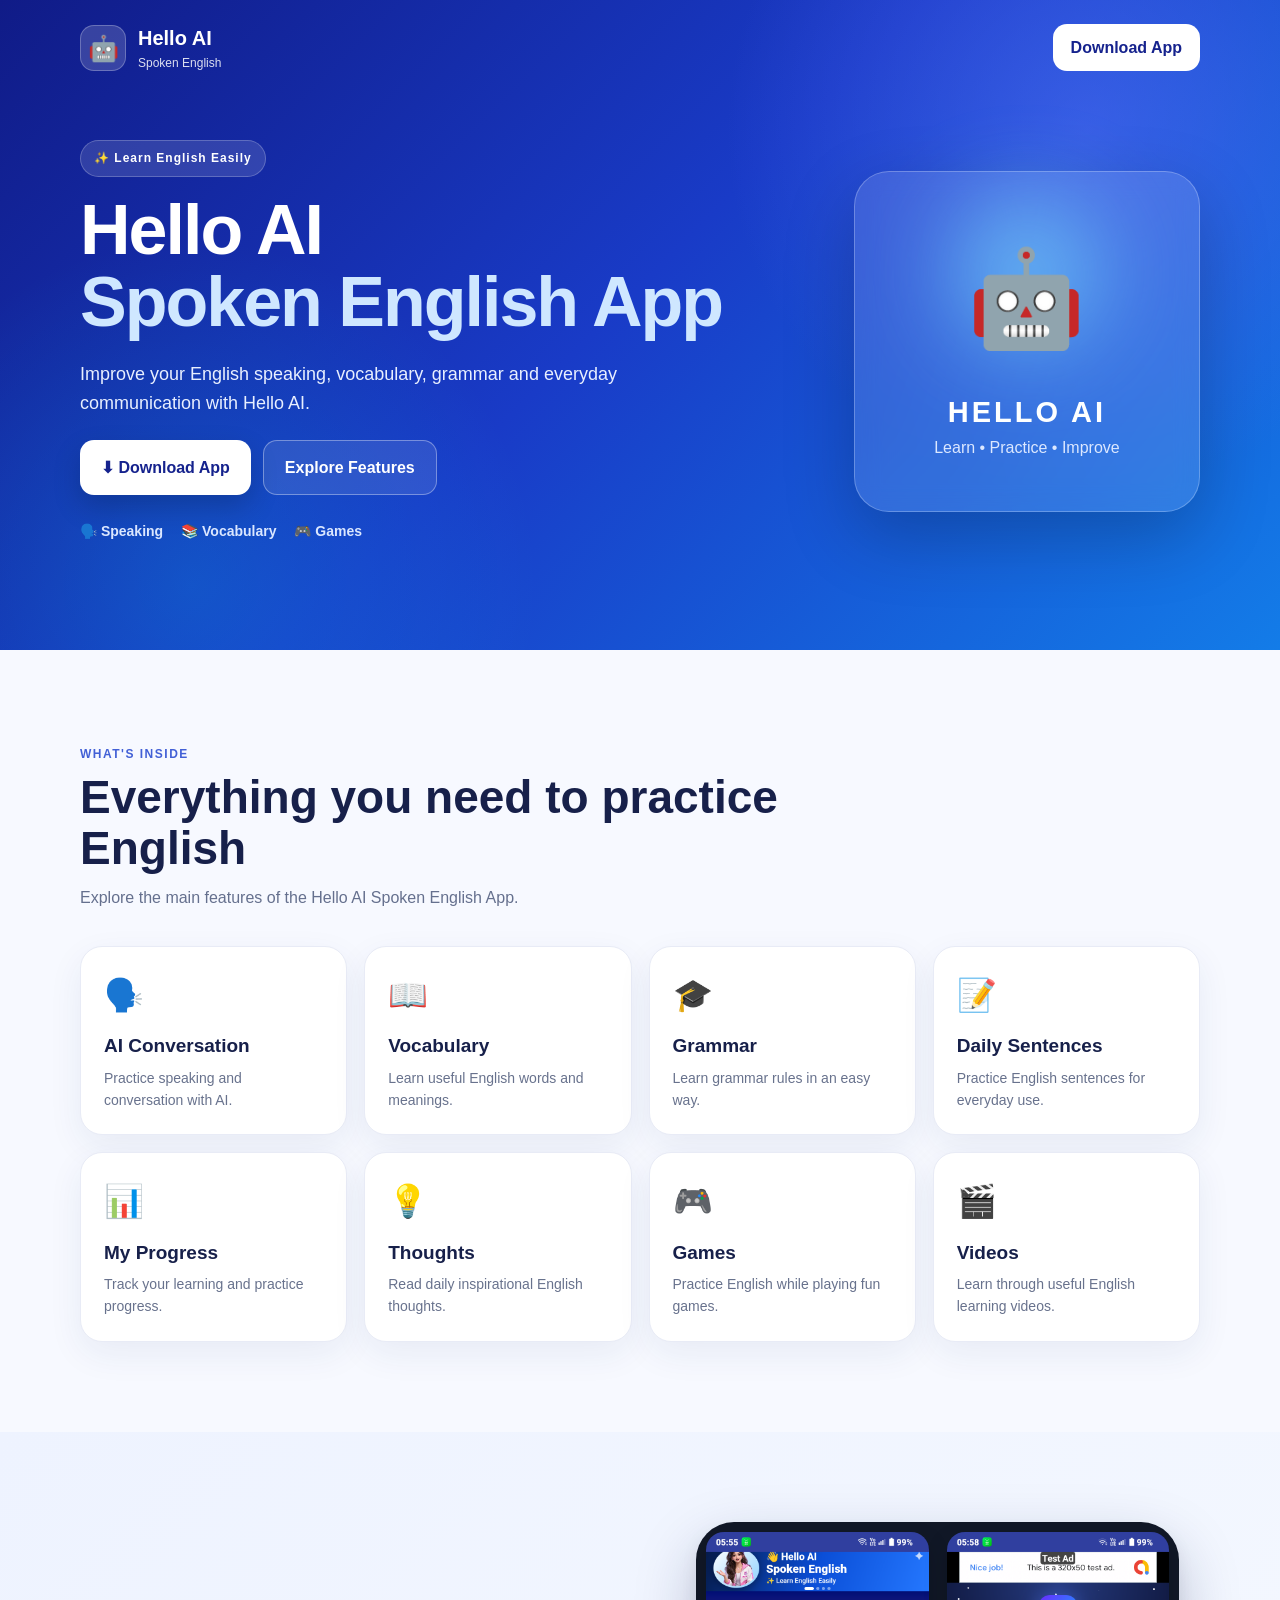
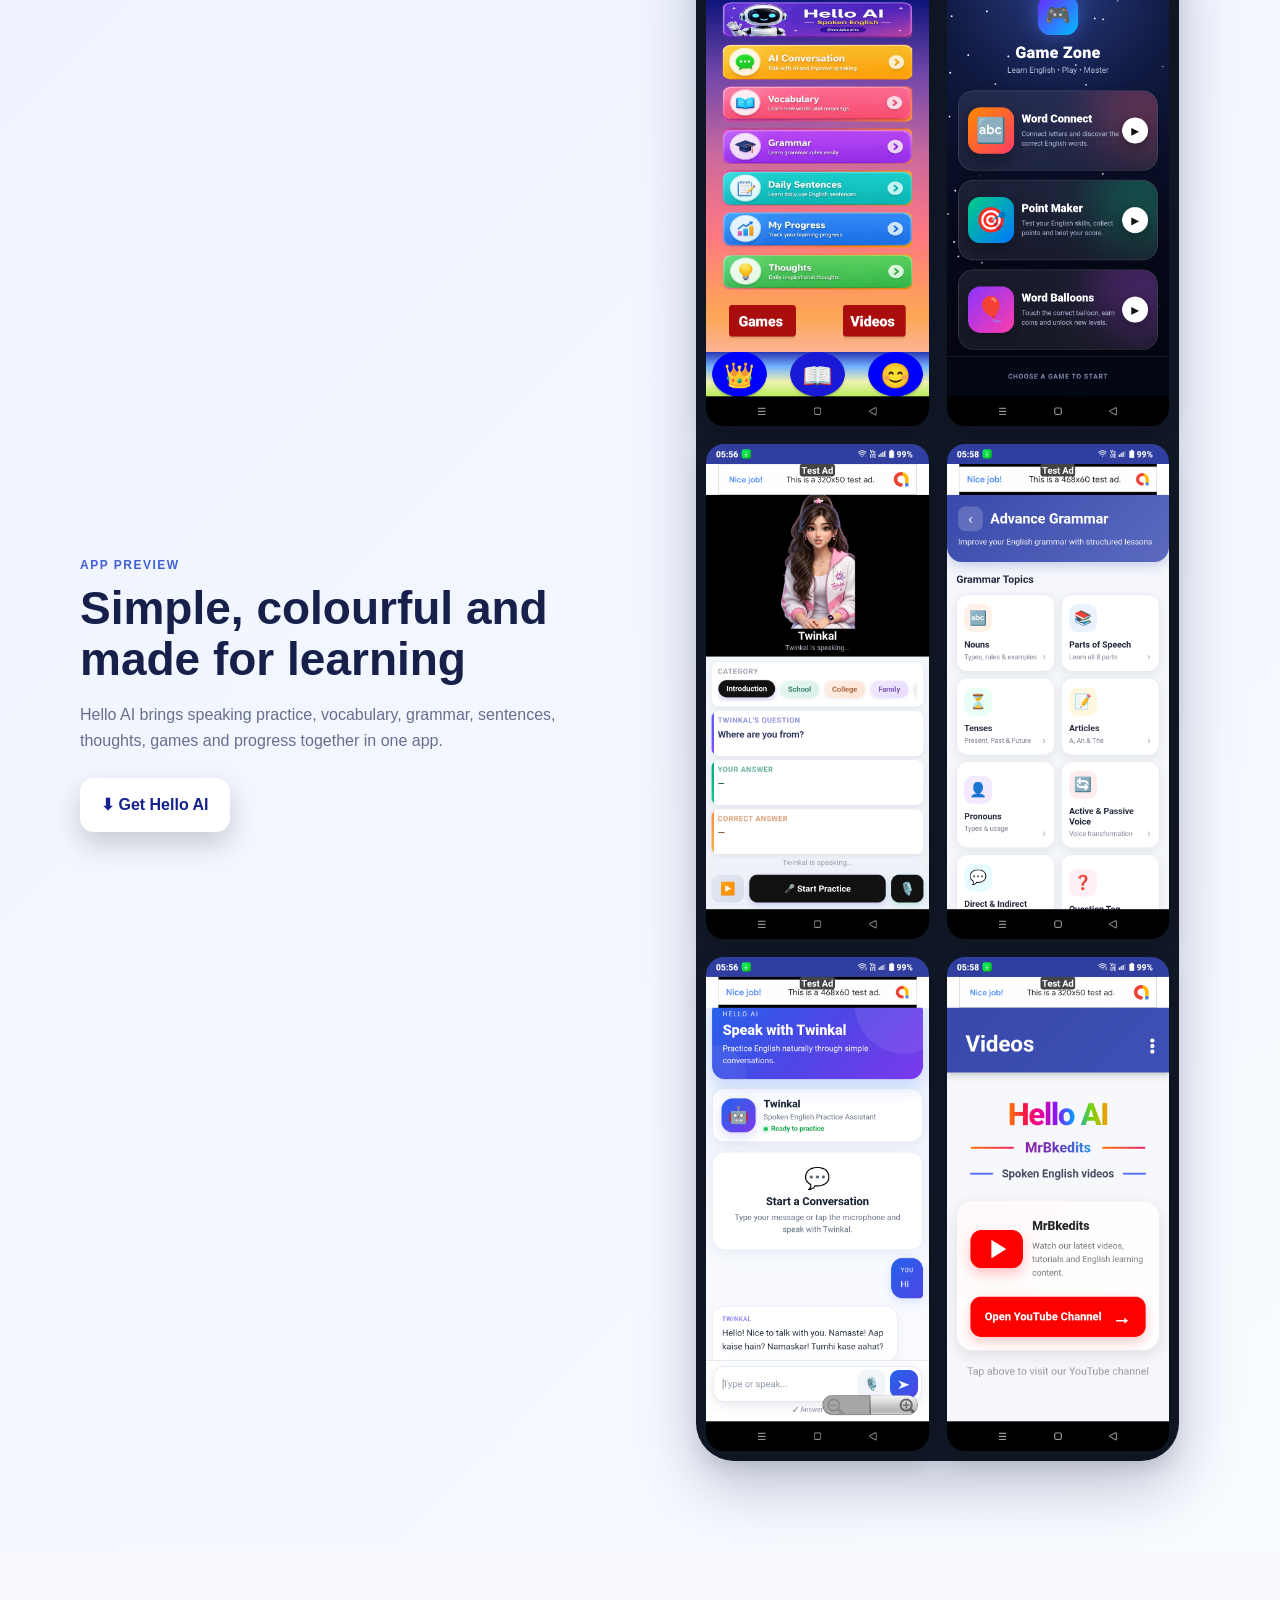
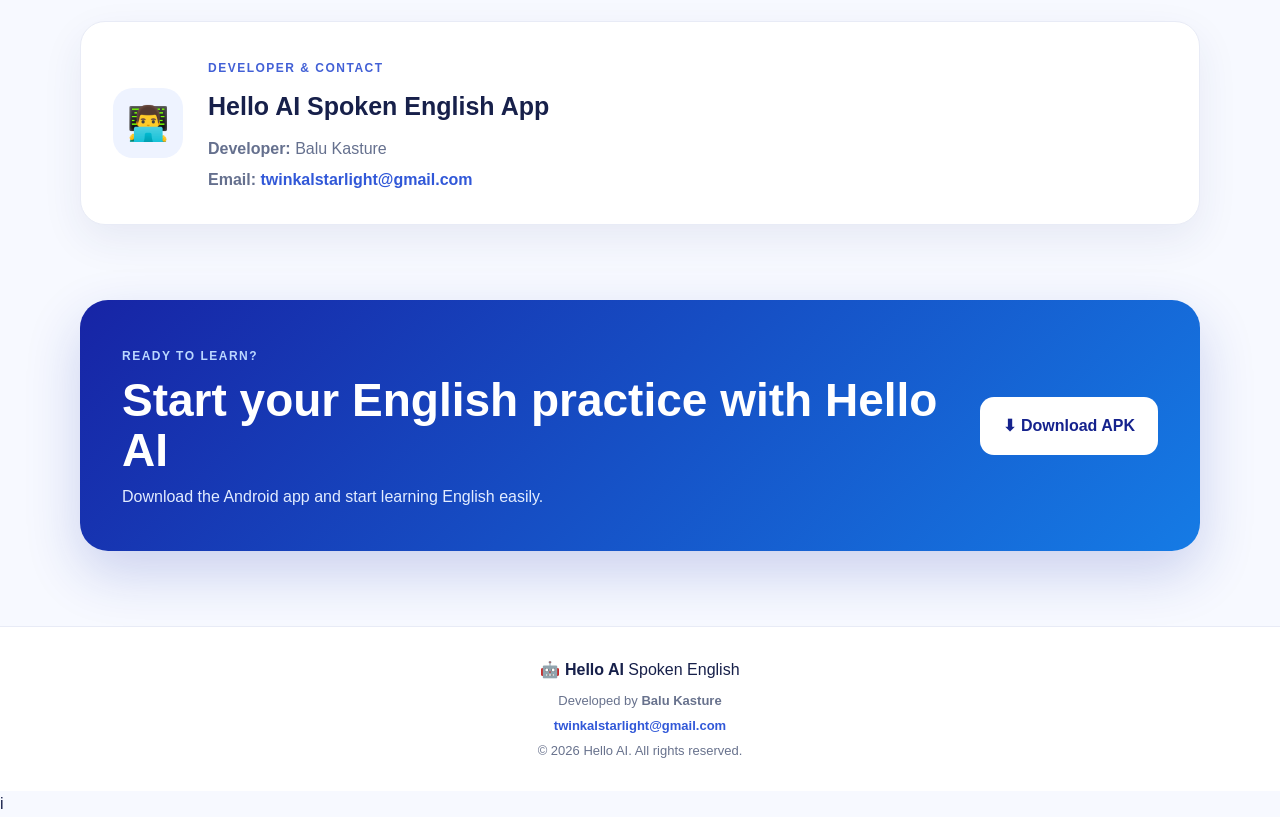
<file: index.html>
<!DOCTYPE html>
<html lang="en">

<head>

  <meta charset="UTF-8">

  <meta name="viewport"
        content="width=device-width, initial-scale=1.0">

  <meta name="description"
        content="Hello AI Spoken English App - Learn English easily with AI conversation, vocabulary, grammar, daily sentences, games and more.">

  <meta name="keywords"
        content="Hello AI, Spoken English, Learn English, English speaking app, AI English learning">

  <meta name="theme-color"
        content="#1827b8">

  <title>
    Hello AI Spoken English App | Learn English Easily
  </title>

  <link rel="stylesheet"
        href="web.css">

</head>


<body>


<!-- =========================
     HERO SECTION
========================= -->

<header class="hero">


  <nav class="navbar">


    <div class="brand">


      <div class="brand-icon">
        🤖
      </div>


      <div>

        <strong>
          Hello AI
        </strong>

        <span>
          Spoken English
        </span>

      </div>


    </div>



    <a class="nav-download"
       href="app.apk"
       download>

      Download App

    </a>


  </nav>



  <div class="hero-content">


    <div class="hero-text">


      <div class="badge">

        ✨ Learn English Easily

      </div>



      <h1>

        Hello AI

        <br>

        <span>
          Spoken English App
        </span>

      </h1>



      <p>

        Improve your English speaking,
        vocabulary, grammar and everyday
        communication with Hello AI.

      </p>



      <div class="hero-buttons">


        <a class="primary-btn"
           href="app.apk"
           download>

          ⬇ Download App

        </a>



        <a class="secondary-btn"
           href="#features">

          Explore Features

        </a>


      </div>



      <div class="mini-points">


        <span>
          🗣️ Speaking
        </span>


        <span>
          📚 Vocabulary
        </span>


        <span>
          🎮 Games
        </span>


      </div>


    </div>



    <div class="hero-card">


      <div class="glow"></div>


      <div class="robot">
        🤖
      </div>


      <h2>
        HELLO AI
      </h2>


      <p>
        Learn • Practice • Improve
      </p>


    </div>


  </div>


</header>



<!-- =========================
     FEATURES SECTION
========================= -->

<main>


<section class="section"
         id="features">


  <div class="section-heading">


    <div class="eyebrow">

      WHAT'S INSIDE

    </div>



    <h2>

      Everything you need
      to practice English

    </h2>



    <p>

      Explore the main features
      of the Hello AI Spoken English App.

    </p>


  </div>



  <div class="feature-grid">



    <!-- FEATURE 1 -->

    <article class="feature-card">


      <div class="feature-icon">
        🗣️
      </div>


      <h3>
        AI Conversation
      </h3>


      <p>

        Practice speaking and
        conversation with AI.

      </p>


    </article>



    <!-- FEATURE 2 -->

    <article class="feature-card">


      <div class="feature-icon">
        📖
      </div>


      <h3>
        Vocabulary
      </h3>


      <p>

        Learn useful English
        words and meanings.

      </p>


    </article>



    <!-- FEATURE 3 -->

    <article class="feature-card">


      <div class="feature-icon">
        🎓
      </div>


      <h3>
        Grammar
      </h3>


      <p>

        Learn grammar rules
        in an easy way.

      </p>


    </article>



    <!-- FEATURE 4 -->

    <article class="feature-card">


      <div class="feature-icon">
        📝
      </div>


      <h3>
        Daily Sentences
      </h3>


      <p>

        Practice English sentences
        for everyday use.

      </p>


    </article>



    <!-- FEATURE 5 -->

    <article class="feature-card">


      <div class="feature-icon">
        📊
      </div>


      <h3>
        My Progress
      </h3>


      <p>

        Track your learning and
        practice progress.

      </p>


    </article>



    <!-- FEATURE 6 -->

    <article class="feature-card">


      <div class="feature-icon">
        💡
      </div>


      <h3>
        Thoughts
      </h3>


      <p>

        Read daily inspirational
        English thoughts.

      </p>


    </article>



    <!-- FEATURE 7 -->

    <article class="feature-card">


      <div class="feature-icon">
        🎮
      </div>


      <h3>
        Games
      </h3>


      <p>

        Practice English while
        playing fun games.

      </p>


    </article>



    <!-- FEATURE 8 -->

    <article class="feature-card">


      <div class="feature-icon">
        🎬
      </div>


      <h3>
        Videos
      </h3>


      <p>

        Learn through useful
        English learning videos.

      </p>


    </article>


  </div>


</section>



<!-- =========================
     APP PREVIEW SECTION
========================= -->

<section class="showcase">

  <div class="showcase-text">

    <div class="eyebrow">
      APP PREVIEW
    </div>

    <h2>
      Simple, colourful and
      made for learning
    </h2>

    <p>
      Hello AI brings speaking practice,
      vocabulary, grammar, sentences,
      thoughts, games and progress
      together in one app.
    </p>

    <a class="primary-btn"
       href="app.apk"
       download>

      ⬇ Get Hello AI

    </a>

  </div>


  <div class="phone-wrap">

    <div class="phone">

      <img
        src="home-screene.png"
        alt="Hello AI Spoken English App home screen">

      <img
        src="game.png"
        alt="Hello AI English learning games screen">

      <img
        src="speak.png"
        alt="Hello AI spoken English practice screen">

      <img
        src="grammar.png"
        alt="Hello AI grammar learning screen">

      <img
        src="conversation.png"
        alt="Hello AI AI conversation screen">

      <img
        src="youtube.png"
        alt="Hello AI English learning videos screen">

    </div>

  </div>

</section>



<!-- =========================
     DEVELOPER SECTION
========================= -->

<section class="developer-section">


  <div class="developer-card">


    <div class="developer-icon">
      👨‍💻
    </div>



    <div class="developer-info">


      <div class="eyebrow">

        DEVELOPER & CONTACT

      </div>



      <h2>

        Hello AI Spoken English App

      </h2>



      <p>

        <strong>
          Developer:
        </strong>

        Balu Kasture

      </p>



      <p>

        <strong>
          Email:
        </strong>


        <a href="mailto:twinkalstarlight@gmail.com">

          twinkalstarlight@gmail.com

        </a>

      </p>


    </div>


  </div>


</section>



<!-- =========================
     DOWNLOAD SECTION
========================= -->

<section class="download-section">


  <div>


    <div class="eyebrow">

      READY TO LEARN?

    </div>



    <h2>

      Start your English practice
      with Hello AI

    </h2>



    <p>

      Download the Android app
      and start learning English easily.

    </p>


  </div>



  <a class="download-big"
     href="app.apk"
     download>

    ⬇ Download APK

  </a>


</section>


</main>



<!-- =========================
     FOOTER
========================= -->

<footer>


  <div class="footer-brand">

    🤖

    <strong>
      Hello AI
    </strong>

    Spoken English

  </div>



  <p>

    Developed by
    <strong>
      Balu Kasture
    </strong>

  </p>



  <p>

    <a href="mailto:twinkalstarlight@gmail.com">

      twinkalstarlight@gmail.com

    </a>

  </p>



  <p>

    © <span id="year"></span>
    Hello AI. All rights reserved.

  </p>


</footer>
i


<script src="web.js"></script>


</body>

</html>
</file>
<file: web.css>
/* =====================================================
   HELLO AI SPOKEN ENGLISH APP
   PROFESSIONAL WEBSITE CSS
===================================================== */


/* =========================
   RESET
========================= */

* {
  box-sizing: border-box;
  margin: 0;
  padding: 0;
}


html {
  scroll-behavior: smooth;
}


body {
  font-family: Arial, Helvetica, sans-serif;
  color: #17204a;
  background: #f7f9ff;
  line-height: 1.6;
}


a {
  text-decoration: none;
}


/* =========================
   HERO
========================= */

.hero {

  min-height: 650px;

  color: white;

  background:

    radial-gradient(
      circle at 85% 20%,
      rgba(96, 115, 255, .45),
      transparent 30%
    ),

    radial-gradient(
      circle at 15% 90%,
      rgba(0, 220, 255, .18),
      transparent 28%
    ),

    linear-gradient(
      135deg,
      #101b87 0%,
      #193bc7 48%,
      #137ce8 100%
    );

  overflow: hidden;
}


/* =========================
   NAVBAR
========================= */

.navbar {

  width: min(1120px, 92%);

  margin: auto;

  padding: 22px 0;

  display: flex;

  align-items: center;

  justify-content: space-between;
}


.brand {

  display: flex;

  align-items: center;

  gap: 12px;
}


.brand-icon {

  width: 46px;

  height: 46px;

  display: grid;

  place-items: center;

  border-radius: 14px;

  background: rgba(255,255,255,.16);

  border:
    1px solid
    rgba(255,255,255,.25);

  font-size: 25px;
}


.brand strong,
.brand span {

  display: block;
}


.brand strong {

  font-size: 20px;
}


.brand span {

  font-size: 12px;

  opacity: .85;
}


.nav-download {

  padding: 11px 18px;

  color: #15228d;

  background: white;

  border-radius: 14px;

  font-weight: 800;

  transition: .2s ease;
}


.nav-download:hover {

  transform: translateY(-2px);

}


/* =========================
   HERO CONTENT
========================= */

.hero-content {

  width: min(1120px, 92%);

  margin: 45px auto 0;

  display: grid;

  grid-template-columns:
    1.35fr
    .65fr;

  gap: 55px;

  align-items: center;
}


/* =========================
   BADGE
========================= */

.badge {

  display: inline-block;

  padding: 8px 13px;

  border-radius: 99px;

  background:
    rgba(255,255,255,.13);

  border:
    1px solid
    rgba(255,255,255,.22);

  margin-bottom: 18px;

  font-size: 12px;

  font-weight: 900;

  letter-spacing: 1px;
}


/* =========================
   HERO TITLE
========================= */

.hero h1 {

  font-size:
    clamp(
      42px,
      6vw,
      70px
    );

  line-height: 1.02;

  letter-spacing: -2px;
}


.hero h1 span {

  color: #cfe7ff;
}


/* =========================
   HERO DESCRIPTION
========================= */

.hero-text p {

  max-width: 610px;

  margin: 22px 0;

  font-size: 18px;

  color: #e8efff;
}


/* =========================
   HERO BUTTONS
========================= */

.hero-buttons {

  display: flex;

  gap: 12px;

  flex-wrap: wrap;
}


.primary-btn,
.secondary-btn,
.download-big {

  display: inline-flex;

  align-items: center;

  justify-content: center;

  border-radius: 14px;

  font-weight: 800;

  transition: .2s ease;
}


.primary-btn {

  padding: 14px 21px;

  color: #15228d;

  background: white;

  box-shadow:
    0 12px 28px
    rgba(0,0,0,.18);
}


.secondary-btn {

  padding: 14px 21px;

  color: white;

  border:
    1px solid
    rgba(255,255,255,.35);

  background:
    rgba(255,255,255,.10);
}


.primary-btn:hover,
.secondary-btn:hover,
.download-big:hover {

  transform: translateY(-2px);

}


/* =========================
   MINI POINTS
========================= */

.mini-points {

  display: flex;

  gap: 18px;

  flex-wrap: wrap;

  margin-top: 25px;

  color: #dbe7ff;

  font-size: 14px;

  font-weight: 700;
}


/* =========================
   AI CARD
========================= */

.hero-card {

  position: relative;

  padding: 50px 25px;

  border-radius: 35px;

  text-align: center;

  background:
    rgba(255,255,255,.12);

  border:
    1px solid
    rgba(255,255,255,.25);

  backdrop-filter: blur(12px);

  box-shadow:
    0 25px 70px
    rgba(0,0,0,.22);
}


.glow {

  position: absolute;

  width: 150px;

  height: 150px;

  left: 50%;

  top: 25px;

  transform:
    translateX(-50%);

  border-radius: 50%;

  background: #7ee9ff;

  filter: blur(45px);

  opacity: .55;
}


.robot {

  position: relative;

  font-size: 95px;

  margin-bottom: 15px;
}


.hero-card h2 {

  font-size: 29px;

  letter-spacing: 3px;
}


.hero-card p {

  color: #dce8ff;
}


/* =========================
   GENERAL SECTION
========================= */

.section {

  width: min(1120px, 92%);

  margin: auto;

  padding: 90px 0;
}


.section-heading {

  max-width: 700px;

  margin-bottom: 35px;
}


.eyebrow {

  display: inline-block;

  color: #4260d6;

  margin-bottom: 8px;

  font-size: 12px;

  font-weight: 900;

  letter-spacing: 1.5px;
}


.section h2,
.showcase h2,
.download-section h2 {

  font-size:
    clamp(
      30px,
      4vw,
      46px
    );

  line-height: 1.1;
}


.section-heading p {

  margin-top: 12px;

  color: #65708e;
}


/* =========================
   FEATURES GRID
========================= */

.feature-grid {

  display: grid;

  grid-template-columns:
    repeat(4, 1fr);

  gap: 17px;
}


/* =========================
   FEATURE CARD
========================= */

.feature-card {

  padding: 23px;

  min-height: 185px;

  border-radius: 22px;

  background: white;

  border:
    1px solid
    #e8ebf6;

  box-shadow:
    0 12px 35px
    rgba(33, 50, 120, .07);

  transition: .2s ease;
}


.feature-card:hover {

  transform:
    translateY(-5px);

  box-shadow:
    0 18px 45px
    rgba(33, 50, 120, .13);
}


.feature-icon {

  font-size: 32px;

  margin-bottom: 10px;
}


.feature-card h3 {

  font-size: 19px;

  margin-bottom: 5px;
}


.feature-card p {

  color: #68728d;

  font-size: 14px;
}


/* =========================
   APP SHOWCASE
========================= */

.showcase {

  padding:
    90px
    max(4%, calc((100% - 1120px) / 2));

  background:
    linear-gradient(
      135deg,
      #eef3ff,
      #f8fbff
    );

  display: grid;

  grid-template-columns:
    1fr
    1fr;

  gap: 70px;

  align-items: center;
}


.showcase-text p {

  max-width: 540px;

  color: #65708e;

  margin: 18px 0 25px;
}


/* =========================
   PHONE / SCREENSHOT
========================= */

.phone-wrap {

  display: flex;

  justify-content: center;
}


.phone {

  width:
    min(
      310px,
      78vw
    );

  padding: 9px;

  border-radius: 38px;

  background: #111827;

  box-shadow:
    0 25px 60px
    rgba(20,30,80,.25);
}


.phone img {

  display: block;

  width: 100%;

  height: auto;

  border-radius: 30px;
}


/* =========================
   DEVELOPER SECTION
========================= */

.developer-section {

  width: min(1120px, 92%);

  margin: 70px auto;
}


.developer-card {

  display: flex;

  align-items: center;

  gap: 25px;

  padding: 32px;

  border-radius: 25px;

  background: white;

  border:
    1px solid
    #e8ebf6;

  box-shadow:
    0 15px 40px
    rgba(33, 50, 120, .08);
}


.developer-icon {

  width: 70px;

  height: 70px;

  flex-shrink: 0;

  display: grid;

  place-items: center;

  border-radius: 20px;

  font-size: 34px;

  background: #eef3ff;
}


.developer-info h2 {

  margin-bottom: 10px;

  font-size: 25px;
}


.developer-info p {

  margin-top: 5px;

  color: #65708e;
}


.developer-info a {

  color: #3158d8;

  font-weight: 700;
}


/* =========================
   DOWNLOAD SECTION
========================= */

.download-section {

  width: min(1120px, 92%);

  margin: 75px auto;

  padding: 42px;

  border-radius: 28px;

  color: white;

  background:
    linear-gradient(
      135deg,
      #1724a5,
      #157be5
    );

  display: flex;

  align-items: center;

  justify-content: space-between;

  gap: 25px;

  box-shadow:
    0 22px 55px
    rgba(24,48,170,.2);
}


.download-section .eyebrow {

  color: #bcd8ff;
}


.download-section p {

  color: #e2ecff;

  margin-top: 8px;
}


.download-big {

  flex-shrink: 0;

  padding: 16px 23px;

  color: #15228d;

  background: white;
}


/* =========================
   FOOTER
========================= */

footer {

  padding: 30px 5%;

  text-align: center;

  color: #68728d;

  background: white;

  border-top:
    1px solid
    #e8ebf6;
}


.footer-brand {

  color: #17204a;

  margin-bottom: 8px;
}


footer p {

  font-size: 13px;

  margin-top: 4px;
}


footer a {

  color: #3158d8;

  font-weight: 700;
}


/* =========================
   TABLET
========================= */

@media (max-width: 850px) {


  .hero-content,
  .showcase {

    grid-template-columns: 1fr;

  }


  .hero {

    min-height: auto;

    padding-bottom: 65px;

  }


  .hero-content {

    margin-top: 30px;

  }


  .hero-card {

    max-width: 420px;

    width: 100%;

    margin: auto;

  }


  .feature-grid {

    grid-template-columns:
      repeat(2, 1fr);

  }


  .download-section {

    flex-direction: column;

    align-items: flex-start;

  }

}


/* =========================
   MOBILE
========================= */

@media (max-width: 520px) {


  .navbar {

    padding-top: 15px;

  }


  .nav-download {

    padding:
      9px 12px;

    font-size: 13px;

  }


  .brand-icon {

    width: 40px;

    height: 40px;

  }


  .hero h1 {

    font-size: 43px;

  }


  .hero-text p {

    font-size: 16px;

  }


  .hero-buttons {

    width: 100%;

  }


  .primary-btn,
  .secondary-btn {

    width: 100%;

  }


  .mini-points {

    gap: 10px;

  }


  .feature-grid {

    grid-template-columns: 1fr;

  }


  .section,
  .showcase {

    padding-top: 65px;

    padding-bottom: 65px;

  }


  .download-section {

    padding: 30px 24px;

  }


  .download-big {

    width: 100%;

  }


  .developer-card {

    align-items: flex-start;

    padding: 24px;

  }


  .developer-icon {

    width: 55px;

    height: 55px;

    font-size: 27px;

  }


  .developer-info h2 {

    font-size: 21px;

  }

}

/* =========================================================
   HELLO AI — APP SCREENSHOTS 2 x 2 STYLE
========================================================= */

.phone-wrap {
  width: 100%;
  display: flex;
  justify-content: center;
  align-items: center;
}

.phone {
  width: min(520px, 92%);
  display: grid;
  grid-template-columns: repeat(2, 1fr);
  gap: 18px;
  padding: 10px;
}

.phone img {
  width: 100%;
  height: auto;
  display: block;
  object-fit: cover;
  border-radius: 18px;
  box-shadow: 0 10px 25px rgba(0, 0, 0, 0.16);
}

/* Mobile */

@media (max-width: 700px) {

  .phone {
    width: 94%;
    grid-template-columns: repeat(2, 1fr);
    gap: 12px;
    padding: 5px;
  }

  .phone img {
    border-radius: 14px;
  }

}
</file>
